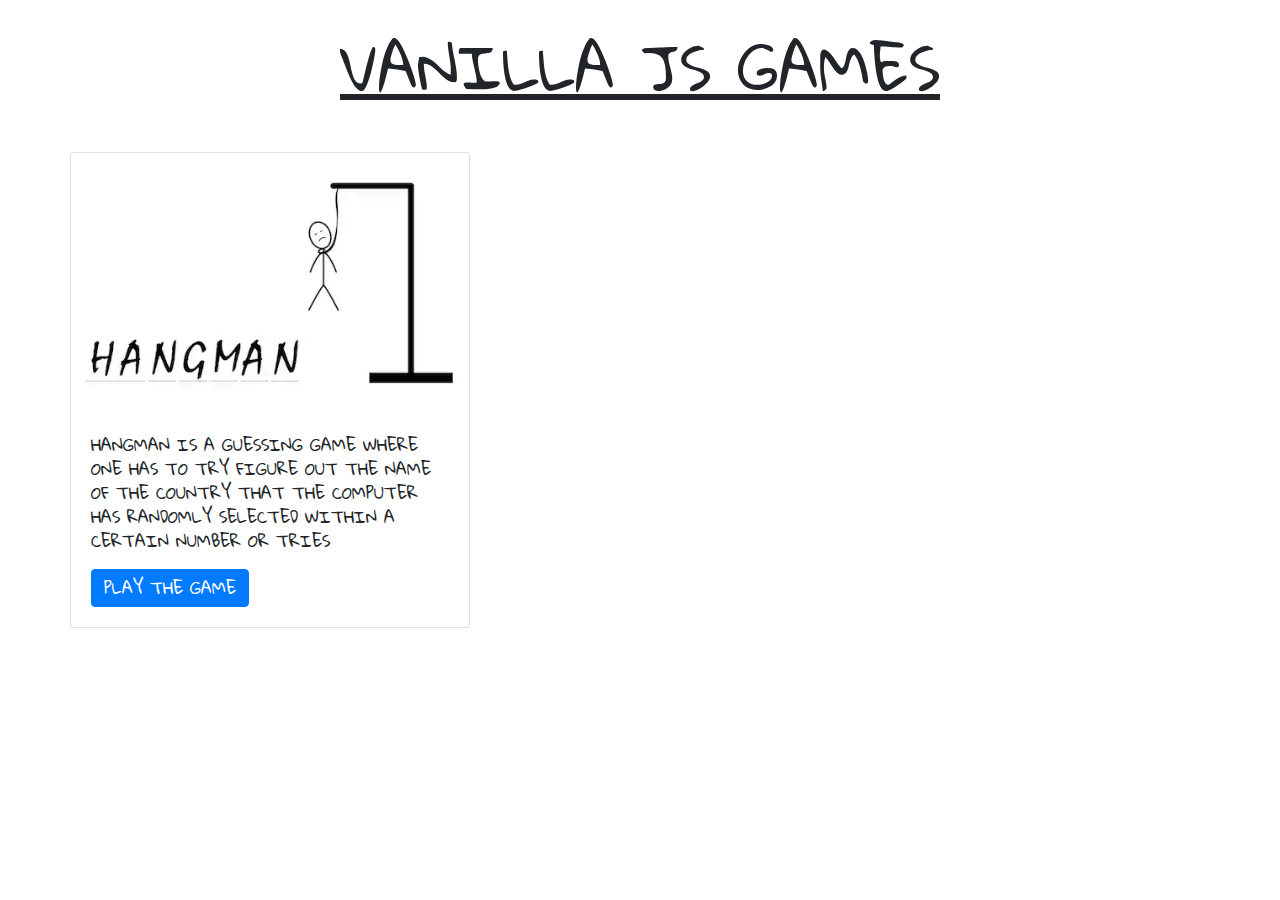
<file: index.html>
<!DOCTYPE html>
<html lang="en">
    <head>
        <!-- Required meta tags -->
        <meta charset="utf-8">
        <meta name="viewport" content="width=device-width, initial-scale=1, shrink-to-fit=no">

        <!-- CSS -->
        <link rel="stylesheet" href="https://stackpath.bootstrapcdn.com/bootstrap/4.3.1/css/bootstrap.min.css" integrity="sha384-ggOyR0iXCbMQv3Xipma34MD+dH/1fQ784/j6cY/iJTQUOhcWr7x9JvoRxT2MZw1T" crossorigin="anonymous">
        <link href="https://fonts.googleapis.com/css?family=Gloria+Hallelujah&display=swap" rel="stylesheet">
        <link rel="stylesheet" href="./hangman/css/main.css"/>

        <!-- JQuery -->
        <script src="https://ajax.googleapis.com/ajax/libs/jquery/3.4.1/jquery.min.js"></script>

        <!-- Title -->
        <title>Vanilla Games - Hangman</title>
    </head>
    <body>
        <div class="container">
            <h1>Vanilla JS Games</h1>
            <div class="row">
                <div class="card" style="width:400px">
                    <img class="card-img-top" src="./img/hangman.png" alt="Card image" style="width:100%">
                    <div class="card-body">
                      <!-- <h4 class="card-title">Hangman</h4> -->
                      <p class="card-text">Hangman is a guessing game where one has to try figure out the name of the country that the computer has randomly selected within a certain number or tries</p>
                      <a href="./hangman/index.html" class="btn btn-primary">Play The Game</a>
                    </div>
                  </div>
            </div>
        </div>
    </body>
</html>
</file>
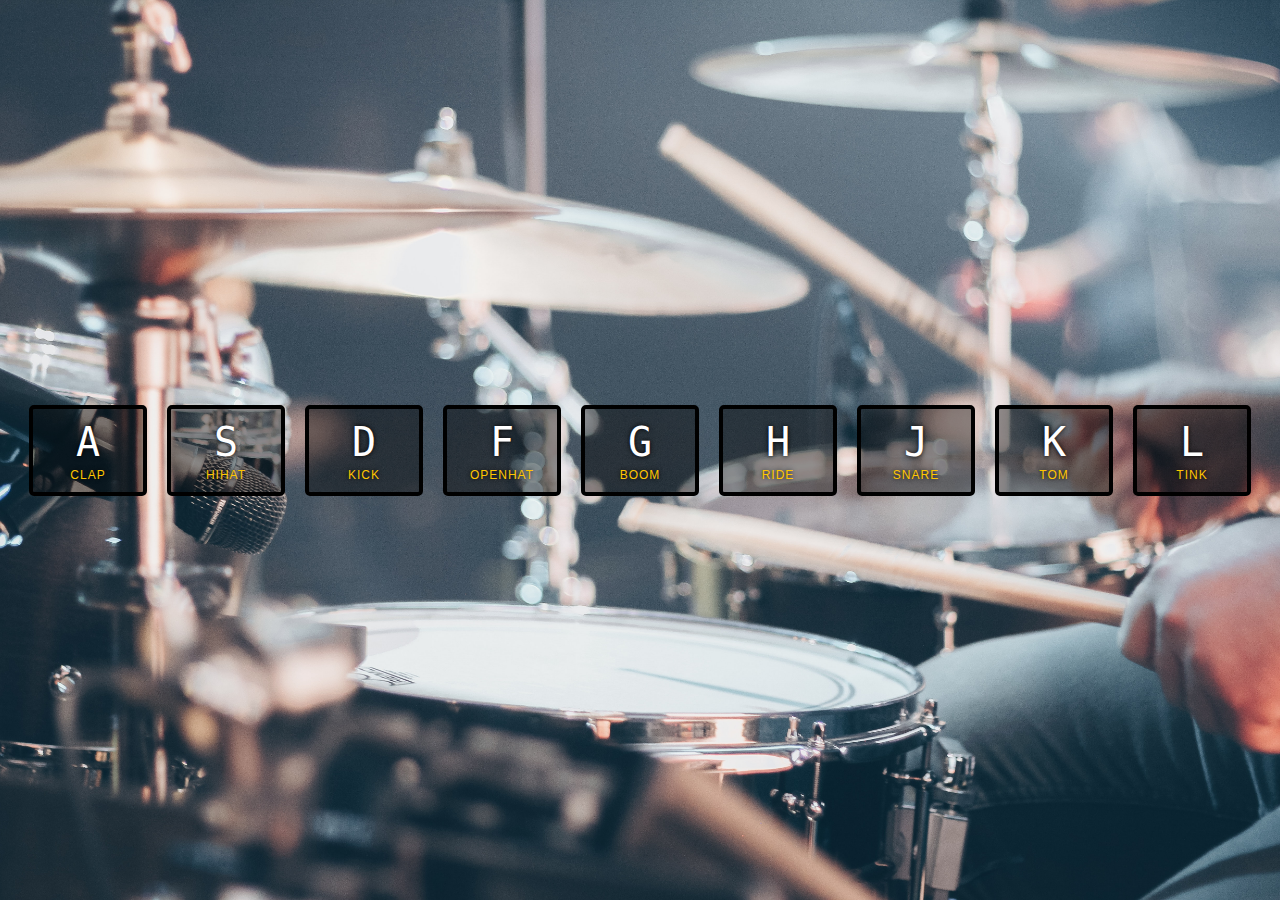
<file: drumkit/index.html>
<!DOCTYPE html>
<html lang="en">
  <head>
    <meta charset="UTF-8">
    <title>Drum Kit</title>
    <link rel="stylesheet" href="./style.css">
  </head>
  <body>


    <div class="keys">
      <div data-key="65" class="key">
        <kbd>A</kbd>
        <span class="sound">clap</span>
      </div>
      <div data-key="83" class="key">
        <kbd>S</kbd>
        <span class="sound">hihat</span>
      </div>
      <div data-key="68" class="key">
        <kbd>D</kbd>
        <span class="sound">kick</span>
      </div>
      <div data-key="70" class="key">
        <kbd>F</kbd>
        <span class="sound">openhat</span>
      </div>
      <div data-key="71" class="key">
        <kbd>G</kbd>
        <span class="sound">boom</span>
      </div>
      <div data-key="72" class="key">
        <kbd>H</kbd>
        <span class="sound">ride</span>
      </div>
      <div data-key="74" class="key">
        <kbd>J</kbd>
        <span class="sound">snare</span>
      </div>
      <div data-key="75" class="key">
        <kbd>K</kbd>
        <span class="sound">tom</span>
      </div>
      <div data-key="76" class="key">
        <kbd>L</kbd>
        <span class="sound">tink</span>
      </div>
    </div>

    <audio data-key="65" src="sounds/clap.wav"></audio>
    <audio data-key="83" src="sounds/hihat.wav"></audio>
    <audio data-key="68" src="sounds/kick.wav"></audio>
    <audio data-key="70" src="sounds/openhat.wav"></audio>
    <audio data-key="71" src="sounds/boom.wav"></audio>
    <audio data-key="72" src="sounds/ride.wav"></audio>
    <audio data-key="74" src="sounds/snare.wav"></audio>
    <audio data-key="75" src="sounds/tom.wav"></audio>
    <audio data-key="76" src="sounds/tink.wav"></audio>

  <script type="text/javascript" src="./main.js"></script>


  </body>
</html>
</file>
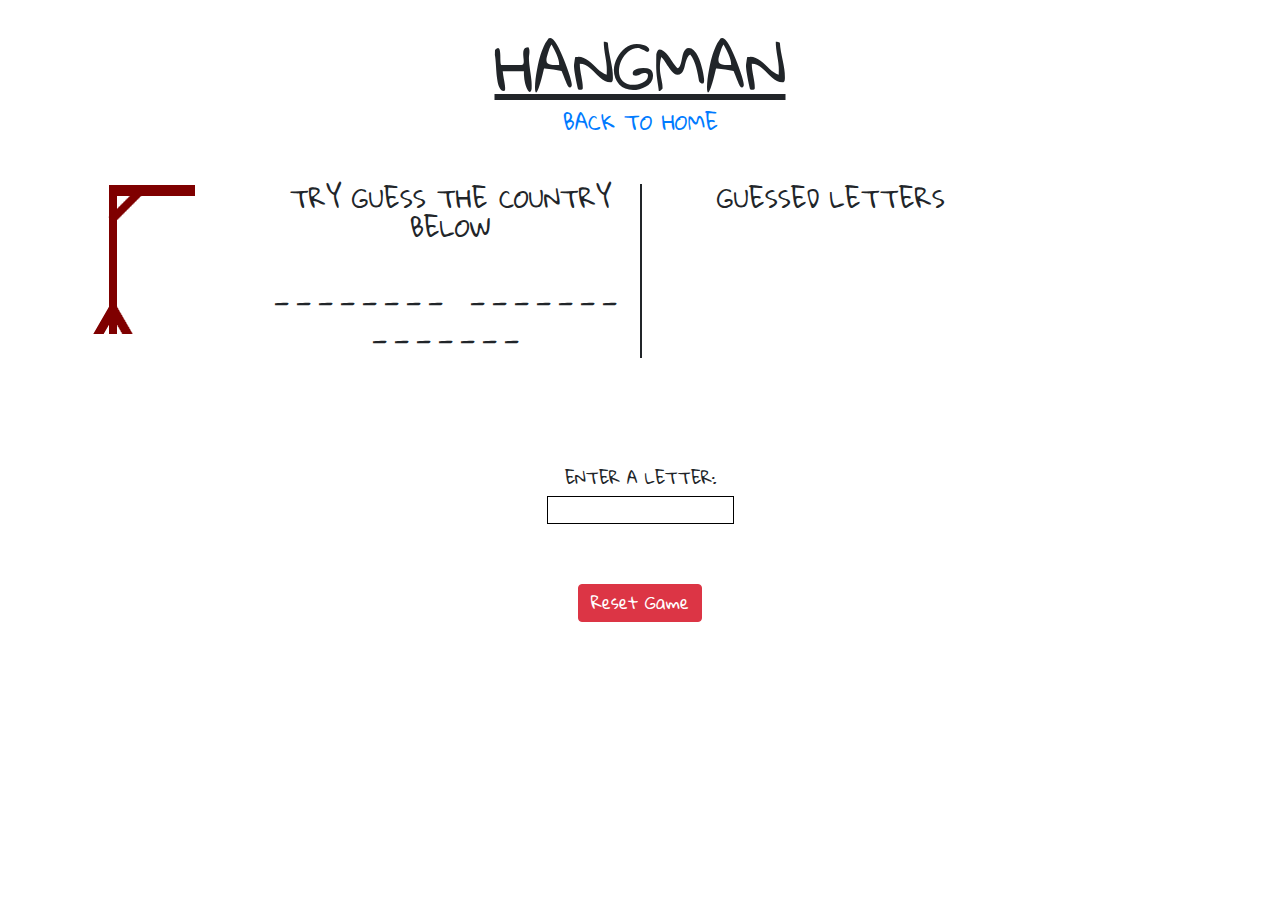
<file: hangman/index.html>
<!DOCTYPE html>
<html lang="en">
    <head>
        <!-- Required meta tags -->
        <meta charset="utf-8">
        <meta name="viewport" content="width=device-width, initial-scale=1, shrink-to-fit=no">

        <!-- CSS -->
        <link rel="stylesheet" href="https://stackpath.bootstrapcdn.com/bootstrap/4.3.1/css/bootstrap.min.css" integrity="sha384-ggOyR0iXCbMQv3Xipma34MD+dH/1fQ784/j6cY/iJTQUOhcWr7x9JvoRxT2MZw1T" crossorigin="anonymous">
        <link href="https://fonts.googleapis.com/css?family=Gloria+Hallelujah&display=swap" rel="stylesheet">
        <link rel="stylesheet" href="./css/main.css"/>

        <!-- JQuery -->
        <script src="https://ajax.googleapis.com/ajax/libs/jquery/3.4.1/jquery.min.js"></script>

        <!-- Title -->
        <title>Vanilla Games - Hangman</title>
    </head>
    <body>
        <div class="container">
            <h1>Hangman</h1>
            <a href="../index.html"><h5>Back to Home</h5></a>
            <div class="row">
                <div class="col-md-2">
                    <div class="image0" id="game-image"></div>
                </div >
                <div class="col-md-4">
                    <h4 class="text-heading">Try Guess The Country Below</h4>
                    <br/>
                    <h2 class="text-content letters" id="expected-word"></h2>
                </div>
                <div class="col-md-4 guessed-letters">
                    <h4 class="text-heading">Guessed Letters</h4>
                    <br/>
                    <h2 class="text-content letters" id="used-letters"></h2>
                </div>
            </div>
            <div class="row">
                <div class="col-md-4 game-controls">
                    <h6 class="text-heading">Enter A Letter:</h6>
                    <input type="text" id="text-box">
                </div>
            </div>
            <div class="col-md-4 game-controls">
                <button type="button" class="btn btn-danger" id="reset-btn">Reset Game</button>
            </div>
        </div>
        <script type="text/javascript" src="./js/main.js"></script>
    </body>
</html>
</file>
<file: hangman/css/main.css>
body {
  margin-top: 30px;
  text-transform: uppercase;
  font-family: 'Gloria Hallelujah', cursive;
}
h1 {
  text-underline-position: below;
  font-size: 60px;
  text-align: center;
  text-decoration: underline;
}
h5 {
  text-align: center;
}
.row{
  margin-top: 50px; 
}
.image0, .image1, .image2, .image3, .image4, .image5, .image6 {
  width: 120px;
  height: 150px;
  background-image: url('../img/hangman.png');
  background-position: 0px 0px;
}
.image1 { background-position: -120px 0px; }
.image2 { background-position: -240px 0px; }
.image3 { background-position: -360px 0px; }
.image4 { background-position: -480px 0px; }
.image5 { background-position: -600px 0px; }
.image6 { background-position: -720px 0px; }
.col-md-4 { text-align: center; }
.guessed-letters { border-left: 2px solid; }
.game-controls {
  margin: auto;
  padding-top: 60px;
}
input {
  border: 1px solid #000;
  text-transform: uppercase;
}
.letters {
  letter-spacing: 6px;
  word-wrap: break-word;
}
</file>
<file: drumkit/style.css>
html {
  font-size: 10px;
  background: url('./bg.jpg') bottom center;
  background-size: cover;
}

body,html {
  margin: 0;
  padding: 0;
  font-family: sans-serif;
}

.keys {
  display: flex;
  flex: 1;
  min-height: 100vh;
  align-items: center;
  justify-content: center;
}

.key {
  border: .4rem solid black;
  border-radius: .5rem;
  margin: 1rem;
  font-size: 1.5rem;
  padding: 1rem .5rem;
  width: 10rem;
  text-align: center;
  color: white;
  background: rgba(0,0,0,0.4);
  text-shadow: 0 0 .5rem black;
}

.playing {
  transform: scale(1.1);
  border-color: #ffc600;
  box-shadow: 0 0 1rem #ffc600;
}

kbd {
  display: block;
  font-size: 4rem;
}

.sound {
  font-size: 1.2rem;
  text-transform: uppercase;
  letter-spacing: .1rem;
  color: #ffc600;
}
</file>
